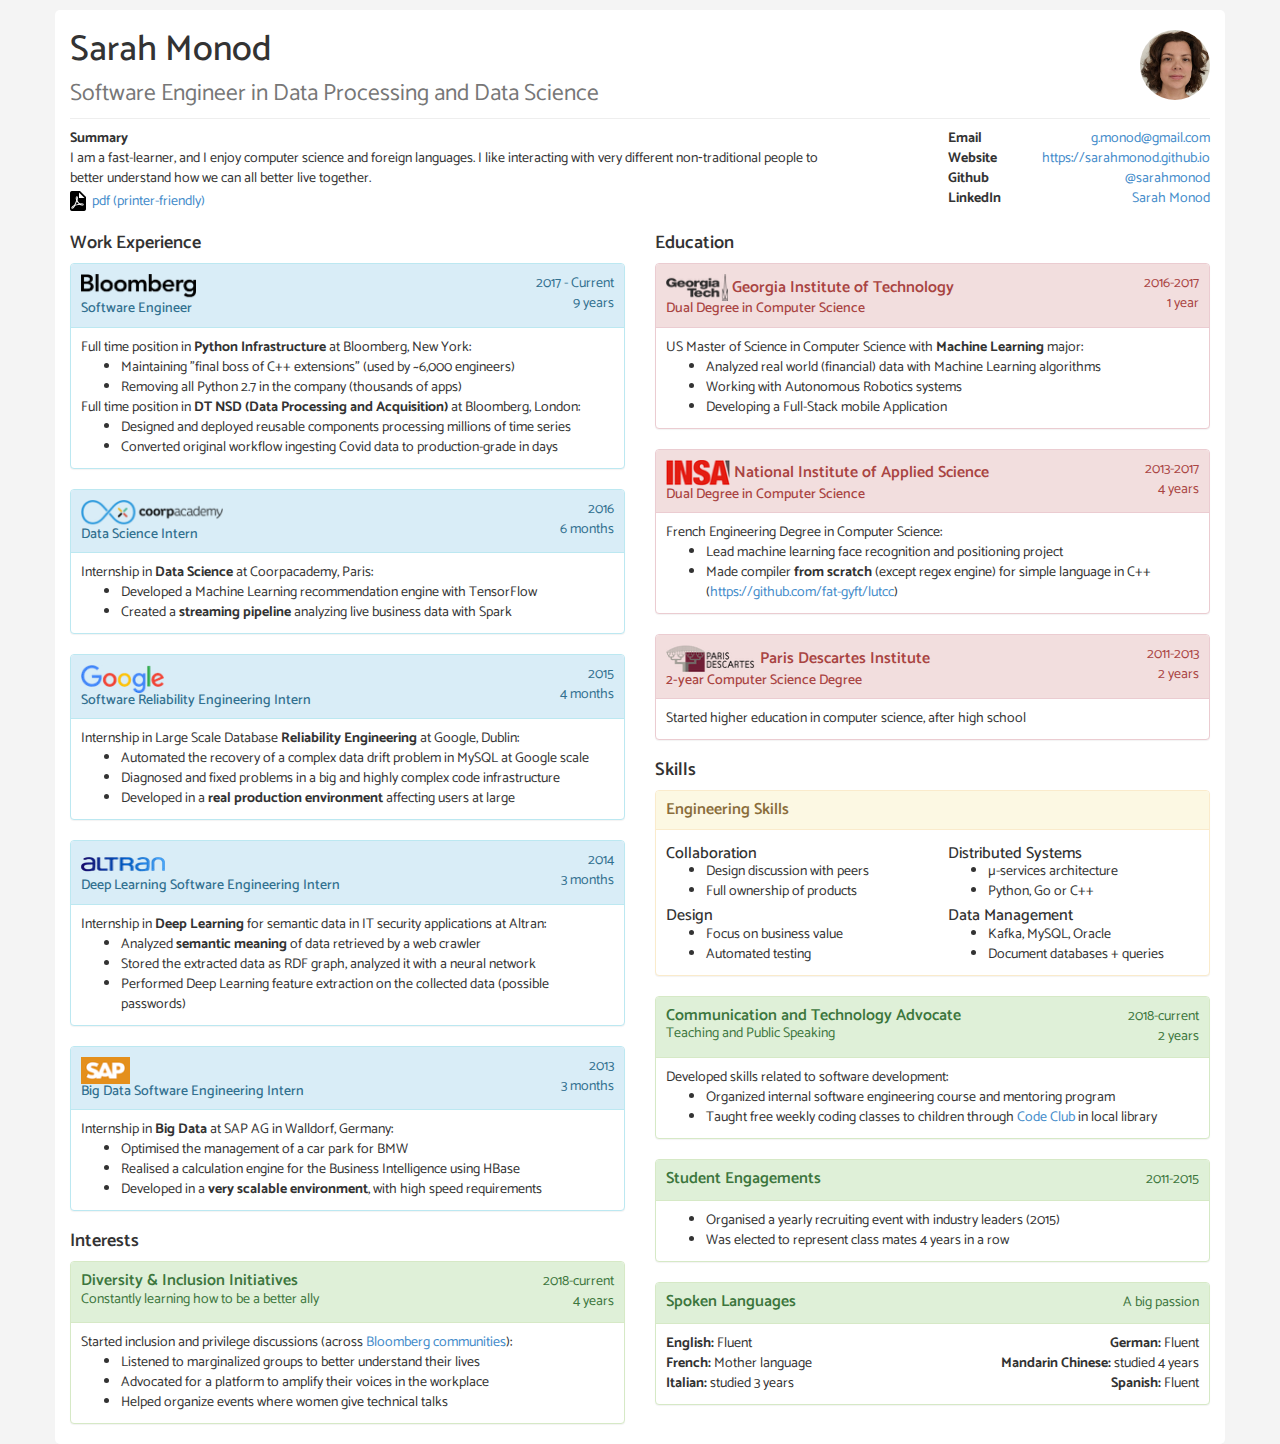
<file: index.html>
<!doctype html>
<html lang="en">
<head>
  <title>Sarah Monod</title>
  <meta http-equiv="content-type" content="text/html; charset=utf-8">
  <meta name="viewport" content="width=device-width, initial-scale=1">
  <link rel="canonical" href="https://sarahmonod.github.io">
  <style>
    /* minified critical CSS from bootstrap */
    html{font-family:sans-serif;-webkit-text-size-adjust:100%;-ms-text-size-adjust:100%}a{background:0 0}strong{font-weight:700}h1{margin:.67em 0;font-size:2em}small{font-size:80%}img{border:0}*{-webkit-box-sizing:border-box;-moz-box-sizing:border-box;box-sizing:border-box}:before,:after{-webkit-box-sizing:border-box;-moz-box-sizing:border-box;box-sizing:border-box}html{font-size:10px}body{font-family:"Helvetica Neue",Helvetica,Arial,sans-serif;font-size:14px;line-height:1.42857143;color:#333;background-color:#fff}a{color:#428bca;text-decoration:none}img{vertical-align:middle}h1,h2,h3,h4{font-family:inherit;font-weight:500;line-height:1.1;color:inherit}h1 small{font-weight:400;line-height:1;color:#777}h1,h2,h3{margin-top:20px;margin-bottom:10px}h1 small{font-size:65%}h4{margin-top:10px;margin-bottom:10px}h1{font-size:36px}h2{font-size:30px}h3{font-size:24px}h4{font-size:18px}p{margin:0 0 10px}small{font-size:85%}.page-header{padding-bottom:9px;margin:40px 0 20px;border-bottom:1px solid #eee}ul{margin-top:0;padding-left:40px}.container{padding-right:15px;padding-left:15px;margin-right:auto;margin-left:auto}@media (min-width:768px){.container{width:750px}}@media (min-width:992px){.container{width:970px}}@media (min-width:1200px){.container{width:1170px}}.row{margin-right:-15px;margin-left:-15px}.col-sm-3,.col-sm-6,.col-sm-9{position:relative;min-height:1px;padding-right:15px;padding-left:15px}@media (min-width:768px){.col-sm-3,.col-sm-6,.col-sm-9{float:left}.col-sm-9{width:75%}.col-sm-6{width:50%}.col-sm-3{width:25%}}.panel{margin-bottom:20px;background-color:#fff;border:1px solid transparent;border-radius:4px;-webkit-box-shadow:0 1px 1px rgba(0,0,0,.05);box-shadow:0 1px 1px rgba(0,0,0,.05)}.panel-body{padding:15px}.panel-heading{padding:10px 15px;border-bottom:1px solid transparent;border-top-left-radius:3px;border-top-right-radius:3px}.panel-title{margin-top:0;margin-bottom:0;font-size:16px;color:inherit}.panel-title>a{color:inherit}.panel-info{border-color:#bce8f1}.panel-info>.panel-heading{color:#31708f;background-color:#d9edf7;border-color:#bce8f1}.panel-warning{border-color:#faebcc}.panel-warning>.panel-heading{color:#8a6d3b;background-color:#fcf8e3;border-color:#faebcc}.panel-danger{border-color:#ebccd1}.panel-danger>.panel-heading{color:#a94442;background-color:#f2dede;border-color:#ebccd1}.container:before,.container:after,.row:before,.row:after,.panel-body:before,.panel-body:after{display:table;content:" "}.container:after,.row:after,.panel-body:after{clear:both}@-ms-viewport{width:device-width}
  </style>
  <script id="loadcss">(function(u,s){!function(e){"use strict";var n=function(n,t,o){var l,r=e.document,i=r.createElement("link");if(t)l=t;else{var a=(r.body||r.getElementsByTagName("head")[0]).childNodes;l=a[a.length-1]}var d=r.styleSheets;i.rel="stylesheet",i.href=n,i.media="only x",l.parentNode.insertBefore(i,t?l:l.nextSibling);var f=function(e){for(var n=i.href,t=d.length;t--;)if(d[t].href===n)return e();setTimeout(function(){f(e)})};return i.onloadcssdefined=f,f(function(){i.media=o||"all"}),i};"undefined"!=typeof module?module.exports=n:e.loadCSS=n}("undefined"!=typeof global?global:this);for(var i in u){loadCSS(u[i],s);}}(['https://fonts.googleapis.com/css?family=Catamaran:200,600','https://maxcdn.bootstrapcdn.com/bootstrap/3.2.0/css/bootstrap.min.css'],document.getElementById("loadcss")));</script>
  <noscript>
    <link href="https://fonts.googleapis.com/css?family=Catamaran:200,600" rel="stylesheet" type="text/css">
    <link rel="stylesheet" href="https://maxcdn.bootstrapcdn.com/bootstrap/3.2.0/css/bootstrap.min.css" media="all">
  </noscript>
  <style>
    /* custom style */
    .row-left-right {
      display: flex;
      justify-content: space-between;
    }
    .cell-left {
      text-align: left;
    }
    .cell-right {
      text-align: right;
    }
    body {
      margin: 0;
      font-family: 'Catamaran', Helvetica, Arial, sans-serif;
      background-color: #f4f4f4;
    }
    .container {
      background-color: #fff;
    }
    @media (min-width: 768px) {
      .container {
        border-radius: 5px;
        margin-top: 10px;
      }
    }
    .lonely {
      background-color: inherit;
    }
    .page-header {
      margin-top: 20px;
      margin-bottom: 10px;
    }
    .unpadded {
      padding-left: 0;
      padding-right: 0;
    }
    .padded {
      padding-left: 15px;
      padding-right: 15px;
    }
    .panel-heading,
    .panel-body {
      padding: 10px;
    }
    ul {
      margin-bottom: 0;
    }
    h2 {
      font-weight: 600;
      font-size: 1.82rem;
    }
    h3 {
      margin: 0;
      font-size: 1.4rem;
    }
    h4 {
      margin: 0;
      margin-top: 5px;
      font-size: 1.6rem;
    }
    .panel-title {
      font-weight: 600;
    }
    p {
      margin-top: 0;
      margin-bottom: 0;
    }
    a {
      color: #428BCA;
      text-decoration: none;
    }
    a:hover, a:focus {
      color: #2A6496;
      text-decoration: underline;
    }
    a:focus {
      outline: thin dotted;
      outline-offset: -2px;
    }
    small {
      color: #777;
      font-weight: 200;
    }
    .xs-right, .sm-right {
      float: right;
      text-align: right;
    }
    @media (max-width: 768px) {
      .sm-right {
        float: inherit;
        text-align: inherit;
      }
    }
    .logo {
      height: 2.72rem;
    }
    .me {
      float: right;
      height: 7rem;
      border-radius: 50%;
    }
    @media print {
    @page {
      margin: 1cm;
      margin-top: .5cm;
      margin-bottom: .5cm;
      size: letter portrait;
    }
    body {
      font-size: .48cm;
      background-color: white;
    }
    .big-col {
      padding: 5px;
    }
    ul {
      padding-left: 2rem;
    }
    .page-header {
      font-size: 2.8rem;
    }
    .page-header > small {
      position: absolute;
      top: 26px;
      right: 20px;
    }
    h2 {
      margin-top: 10px;
      font-size: 2.8rem;
    }
    h3, h3.panel-title {
      font-size: 2.2rem;
    }
    h4 {
      font-size: 2.2rem;
    }
    .panel {
      margin-bottom: 10px;
    }
    .panel-info, .panel-info > .panel-heading {
      border-color: #4C72B0;
    }
    .panel-success, .panel-success > .panel-heading {
      border-color: #466c27;
    }
    .panel-danger, .panel-danger > .panel-heading {
      border-color: #C44E52;
    }
    .panel-warning, .panel-warning > .panel-heading {
      border-color: #E87300;
    }
    .panel-default, .panel-default > .panel-heading {
      border-color: #606060;
    }
    /*B&W*
    .panel-info, .panel-info > .panel-heading,
    .panel-success, .panel-success > .panel-heading,
    .panel-danger, .panel-danger > .panel-heading,
    .panel-warning, .panel-warning > .panel-heading,
    .panel-default, .panel-default > .panel-heading {
      border-color: black;
    }
    *End of B&W*/
    .no-print {
      display: none !important;
    }
    .container {
      margin: 0;
    }
    a:link:after, a:visited:after {
      content: "";
    }
    .hidden-sm {
      display: inline !important;
    }
    }
  </style>
  <script type="text/javascript">
    window.addEventListener("DOMContentLoaded", () => {
      const duration = (new Date()).getFullYear() - 2017;
      document.getElementById("nb-years").textContent = duration;
    });
  </script>
</head>
<body>
  <div class="container">
    <div>
      <img src="/img/me.jpg" alt="Sarah Monod" class="me no-print">
      <h1 class="page-header">Sarah Monod<br><small>Software Engineer in Data Processing and Data Science</small></h1>
    </div>
    <div class="row">
      <div class="big-col col-sm-8">
        <strong>Summary</strong>
        <p>
          I am a fast-learner, and I enjoy computer science and foreign languages. I like interacting with
          very different non&#8209;traditional people to better understand how we can all better live together.
        </p>
        <a class="no-print" href="sarahmonod.pdf"><img src="/img/file-pdf.png" alt="pdf icon">&nbsp;pdf (printer-friendly)</a>
      </div>
      <div class="big-col col-sm-1">
      </div>
      <div class="big-col col-sm-3">
        <div class="row-left-right">
          <div class="cell-left"><strong>Email</strong></div>
          <div class="cell-right"><a href="mailto:g.monod@gmail.com">g.monod@gmail.com</a></div>
        </div>
        <div class="row-left-right">
          <div class="cell-left"><strong>Website</strong></div>
          <div class="cell-right"><a href="https://sarahmonod.github.io"><span class="hidden-sm">https://</span>sarahmonod.github.io</a></div>
        </div>
        <div class="row-left-right no-print">
          <div class="cell-left"><strong>Github</strong></div>
          <div class="cell-right"><a href="https://github.com/sarahmonod">@sarahmonod</a></div>
        </div>
        <div class="row-left-right">
          <div class="cell-left"><strong>LinkedIn</strong></div>
          <div class="cell-right"><a href="https://linkedin.com/in/sarahmonod/en">Sarah Monod</a></div>
        </div>
      </div>
    </div>
    <div class="row">
      <div class="big-col col-sm-6">
        <h2>Work Experience</h2>
        <div class="panel panel-info">
          <div class="panel-heading">
            <div class="row">
              <div class="col-sm-9">
                <h3 class="panel-title">
                  <a href="https://bloomberg.com">
                    <img class="logo" src="/img/bloomberg.png" alt="Bloomberg">
                  </a>
                </h3>
                <h3>Software Engineer</h3>
              </div>
              <div class="col-sm-3 sm-right">
                <p>2017 - Current</p>
                <p><span id="nb-years"></span> years</p>
              </div>
            </div>
          </div>
          <div class="panel-body">
            Full time position in <strong>Python Infrastructure</strong> at Bloomberg, New York:
            <ul>
              <li>Maintaining "final boss of C++ extensions" (used by ~6,000 engineers)
              <li>Removing all Python 2.7 in the company (thousands of apps)
            </ul>
            Full time position in <strong>DT NSD (Data Processing and Acquisition)</strong> at Bloomberg, London:
            <ul>
              <li>Designed and deployed reusable components processing millions of time series
              <li>Converted original workflow ingesting Covid data to production-grade in days
            </ul>
          </div>
        </div>
        <div class="panel panel-info">
          <div class="panel-heading">
            <div class="row">
              <div class="col-sm-9">
                <h3 class="panel-title">
                  <a href="https://coorpacademy.com">
                    <img class="logo" src="/img/coorpacademy.png" alt="Coorpacademy">
                  </a>
                </h3>
                <h3>Data Science Intern</h3>
              </div>
              <div class="col-sm-3 sm-right">
                <p>2016</p>
                <p>6 months</p>
              </div>
            </div>
          </div>
          <div class="panel-body">
            Internship in <strong>Data Science</strong> at Coorpacademy, Paris:
            <ul>
              <li>Developed a Machine Learning recommendation engine with TensorFlow
              <li>Created a <strong>streaming pipeline</strong> analyzing live business data with Spark
            </ul>
          </div>
        </div>
        <div class="panel panel-info">
          <div class="panel-heading">
            <div class="row">
              <div class="col-sm-9">
                <h3 class="panel-title">
                  <a href="https://google.com">
                    <img class="logo" src="/img/google.png" alt="Google">
                  </a>
                </h3>
                <h3>Software Reliability Engineering Intern</h3>
              </div>
              <div class="col-sm-3 sm-right">
                <p>2015</p>
                <p>4 months</p>
              </div>
            </div>
          </div>
          <div class="panel-body">
            Internship in Large Scale Database <strong>Reliability Engineering</strong> at Google, Dublin:
            <ul>
              <li>Automated the recovery of a complex data drift problem in MySQL at Google scale
              <li>Diagnosed and fixed problems in a big and highly complex code infrastructure
              <li>Developed in a <strong>real production environment</strong> affecting users at large
            </ul>
          </div>
        </div>
        <div class="panel panel-info">
          <div class="panel-heading">
            <div class="row">
              <div class="col-sm-9">
                <h3 class="panel-title">
                  <a href="https://altran.com">
                    <img class="logo" src="/img/altran.png" alt="Altran">
                  </a>
                </h3>
                <h3>Deep Learning Software Engineering Intern</h3>
              </div>
              <div class="col-sm-3 sm-right">
                <p>2014</p>
                <p>3 months</p>
              </div>
            </div>
          </div>
          <div class="panel-body">
            Internship in <strong>Deep Learning</strong> for semantic data in IT security applications at Altran:
            <ul>
              <li>Analyzed <strong>semantic meaning</strong> of data retrieved by a web crawler
              <li>Stored the extracted data as RDF graph, analyzed it with a neural network
              <li>Performed Deep Learning feature extraction on the collected data (possible passwords)
            </ul>
          </div>
        </div>
        <div class="panel panel-info no-print">
          <div class="panel-heading">
            <div class="row">
              <div class="col-sm-9">
                <h3 class="panel-title">
                  <a href="https://sap.com">
                    <img class="logo" src="/img/sap.png" alt="SAP">
                  </a>
                </h3>
                <h3>Big Data Software Engineering Intern</h3>
              </div>
              <div class="col-sm-3 sm-right">
                <p>2013</p>
                <p>3 months</p>
              </div>
            </div>
          </div>
          <div class="panel-body">
            Internship in <strong>Big Data</strong> at SAP AG in Walldorf, Germany:
            <ul>
              <li>Optimised the management of a car park for BMW
              <li>Realised a calculation engine for the Business Intelligence using HBase
              <li>Developed in a <strong>very scalable environment</strong>, with high speed requirements
            </ul>
          </div>
        </div>
        <h2>Interests</h2>
        <div class="panel panel-success">
          <div class="panel-heading">
            <div class="row">
              <div class="col-sm-9">
                <h3 class="panel-title">Diversity &amp; Inclusion Initiatives</h3>
                Constantly learning how to be a better ally
              </div>
              <div class="col-sm-3 sm-right">
                <p>2018-current</p>
                <p>4 years</p>
              </div>
            </div>
          </div>
          <div class="panel-body">
            Started inclusion and privilege discussions (across
              <a href="https://www.bloomberg.com/diversity-inclusion/communities/">Bloomberg communities</a>):
            <ul>
              <li>Listened to marginalized groups to better understand their lives
              <li>Advocated for a platform to amplify their voices in the workplace
              <li>Helped organize events where women give technical talks
            </ul>
          </div>
        </div>
      </div>
      <div class="big-col col-sm-6">
        <h2>Education</h2>
        <div class="panel panel-danger">
          <div class="panel-heading">
            <div class="row">
              <div class="col-sm-9">
                <h3 class="panel-title">
                  <a href="https://gatech.edu">
                    <img class="logo" src="/img/gatech.png" alt="Georgia Tech:">
                    Georgia Institute of Technology
                  </a>
                </h3>
                <h3>Dual Degree in Computer Science</h3>
              </div>
              <div class="col-sm-3 sm-right">
                <p>2016-2017</p>
                <p>1 year</p>
              </div>
            </div>
          </div>
          <div class="panel-body">
            US Master of Science in Computer Science with <strong>Machine Learning</strong> major:
            <ul>
              <li>Analyzed real world (financial) data with Machine Learning algorithms
              <li>Working with Autonomous Robotics systems
              <li>Developing a Full-Stack mobile Application
            </ul>
          </div>
        </div>
        <div class="panel panel-danger">
          <div class="panel-heading">
            <div class="row padded">
              <div class="col-sm-9 unpadded">
                <h3 class="panel-title">
                  <a href="https://www.insa-lyon.fr/en">
                    <img src="/img/insa.png" class="logo" alt="INSA:">
                    National Institute of Applied Science
                  </a>
                </h3>
                <h3>Dual Degree in Computer Science</h3>
              </div>
              <div class="col-sm-3 unpadded sm-right">
                <p>2013-2017</p>
                <p>4 years</p>
              </div>
            </div>
          </div>
          <div class="panel-body">
            French Engineering Degree in Computer Science:
            <ul>
              <li>Lead machine learning face recognition and positioning project
              <li>Made compiler <strong>from scratch</strong> (except regex engine) for simple language in C++ (<a href="https://github.com/fat-gyft/lutcc">https://github.com/fat-gyft/lutcc</a>)
            </ul>
          </div>
        </div>
        <div class="panel panel-danger">
          <div class="panel-heading">
            <div class="row">
              <div class="col-sm-9">
                <h3 class="panel-title">
                  <a href="https://www.univ-paris5.fr/eng">
                    <img class="logo" src="/img/parisdescartes.png" alt="Paris Descartes:">
                    Paris Descartes Institute
                  </a>
                </h3>
                <h3>2-year Computer Science Degree</h3>
              </div>
              <div class="col-sm-3 sm-right">
                <p>2011-2013</p>
                <p>2 years</p>
              </div>
            </div>
          </div>
          <div class="panel-body">
            Started higher education in computer science, after high school
          </div>
        </div>
        <h2>Skills</h2>
        <div class="panel panel-warning">
          <div class="panel-heading">
            <h3 class="panel-title">Engineering Skills</h3>
          </div>
          <div class="panel-body">
            <div class="row">
              <div class="col-sm-6">
                <h4>Collaboration</h4>
                <ul>
                  <li>Design discussion with peers
                  <li>Full ownership of products
                </ul>
                <h4>Design</h4>
                <ul>
                  <li>Focus on business value
                  <li>Automated testing
                </ul>
              </div>
              <div class="col-sm-6">
                <h4>Distributed Systems</h4>
                <ul>
                  <li>µ-services architecture
                  <li>Python, Go or C++
                </ul>
                <h4>Data Management</h4>
                <ul>
                  <li>Kafka, MySQL, Oracle
                  <li>Document databases + queries
                </ul>
              </div>
            </div>
          </div>
        </div>
        <div class="panel panel-success">
          <div class="panel-heading">
            <div class="row">
              <div class="col-sm-9">
                <h3 class="panel-title">Communication and Technology Advocate</h3>
                Teaching and Public Speaking
              </div>
              <div class="col-sm-3 sm-right">
                <p>2018-current</p>
                <p>2 years</p>
              </div>
            </div>
          </div>
          <div class="panel-body">
            Developed skills related to software development:
            <ul>
              <li>Organized internal software engineering course and mentoring program
              <li>Taught free weekly coding classes to children through <a href="https://codeclub.org/en">Code Club</a> in local library
            </ul>
          </div>
        </div>
        <div class="panel panel-success no-print">
          <div class="panel-heading">
            <div class="row">
              <div class="col-sm-9">
                <h3 class="panel-title">Student Engagements</h3>
              </div>
              <div class="col-sm-3 sm-right">
                <p>2011-2015</p>
              </div>
            </div>
          </div>
          <div class="panel-body">
            <ul>
              <li>Organised a yearly recruiting event with industry leaders (2015)
              <li>Was elected to represent class mates 4 years in a row
            </ul>
          </div>
        </div>
        <div class="panel panel-success">
          <div class="panel-heading">
            <div class="row">
              <div class="col-sm-9">
                <h3 class="panel-title">Spoken Languages</h3>
              </div>
              <div class="col-sm-3 sm-right">
                <p>A big passion</p>
              </div>
            </div>
          </div>
          <div class="panel-body">
            <div class="row padded">
              <p class="col-sm-9 unpadded"><strong>English:&nbsp;</strong>Fluent</p>
              <p class="col-sm-3 unpadded sm-right"><strong>German:&nbsp;</strong>Fluent</p>
            </div>
            <div class="row padded">
              <p class="col-sm-6 unpadded"><strong>French: </strong>Mother language</p>
              <p class="col-sm-6 unpadded sm-right"><strong><span class="hidden-sm">Mandarin</span> Chinese: </strong>studied 4 years</p>
            </div>
            <div class="row padded">
              <p class="col-sm-6 unpadded"><strong>Italian: </strong>studied 3 years</p>
              <p class="col-sm-6 unpadded sm-right"><strong>Spanish: </strong>Fluent</p>
            </div>
          </div>
        </div>
      </div>
    </div>
  </div>
</body>
</html>
</file>
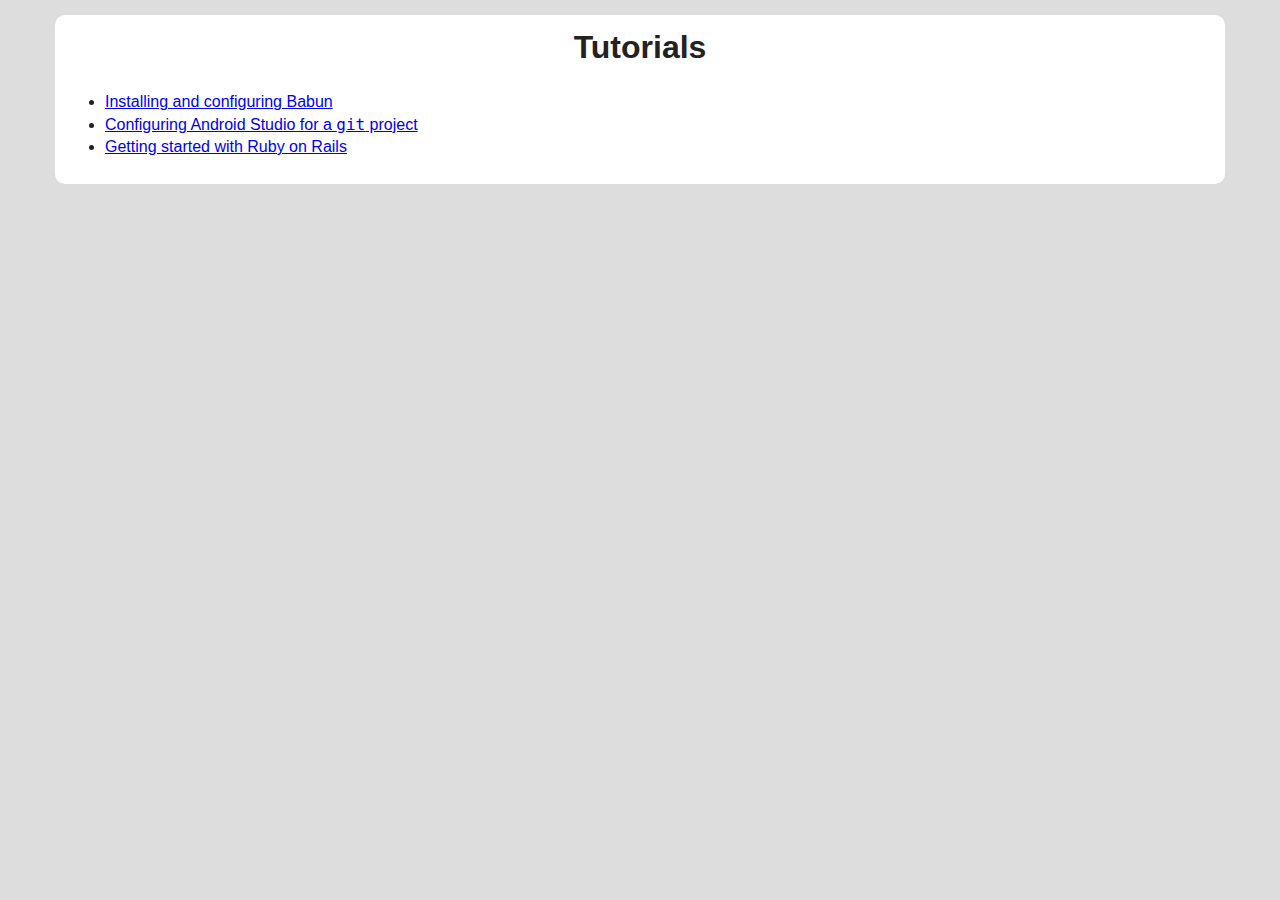
<file: tutorials/index.html>
<!doctype html>
<html lang="en">
    <head>
        <meta charset="utf-8">
        <meta http-equiv="x-ua-compatible" content="ie=edge">
        <title>Tutorials</title>
        <meta name="description" content="A list of tutorials">
        <meta name="viewport" content="width=device-width, initial-scale=1">

        <link rel="stylesheet" href="/css/normalize.css">
        <link rel="stylesheet" href="/css/main.css">
    </head>
    <body>
        <div class="container">
            <div class="page">
                <!--[if lt IE 8]>
                    <p class="browserupgrade">You are using an <strong>outdated</strong> browser. Please <a href="http://browsehappy.com/">upgrade your browser</a> to improve your experience.</p>
                <![endif]-->
                <h1>Tutorials</h1>
                <ul>
                    <li><a href="babun.html">Installing and configuring Babun</a>
                    <li><a href="android-studio-git.html">Configuring Android Studio for a <code>git</code> project</a>
                    <li><a href="http://guides.rubyonrails.org/getting_started.html">Getting started with Ruby on Rails</a>
                </ul>
              </div>
        </div>
    </body>
</html>
</file>
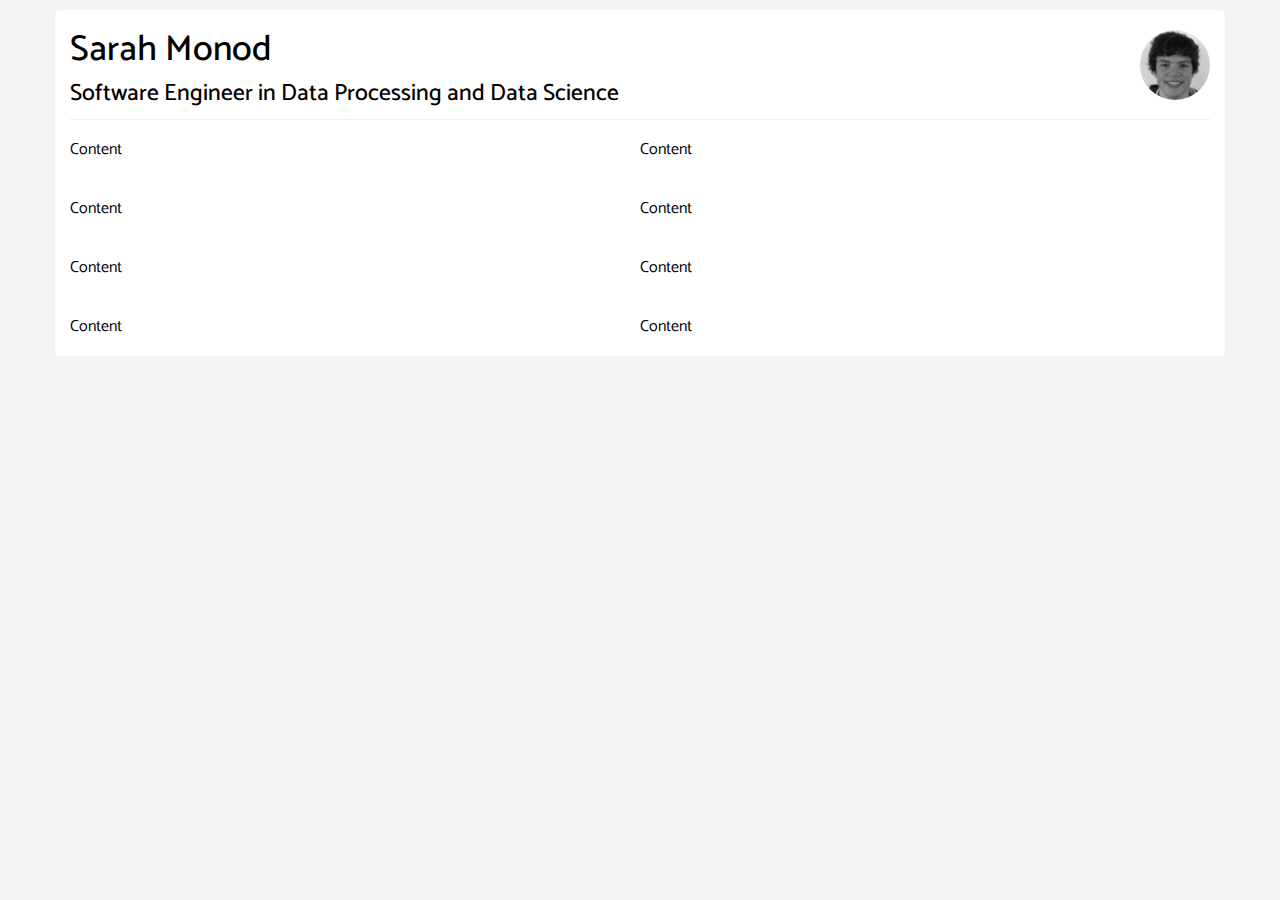
<file: flex.html>
<!DOCTYPE html>
<html>
<head>
  <style>
    .app {
      background-color: #f4f4f4;
      display: flex;
      font-family: 'Catamaran', Helvetica, Arial, sans-serif;
      justify-content: space-around;
      margin: 0;
    }
    h1, h2, h3 {
      font-weight: 500;
    }
    .page {
      background-color: white;
      border-radius: 5px;
      margin: 10px 0;
      padding-left: 15px;
      padding-right: 15px;
      width: 1140px;
    }
    .header {
      align-items: center;
      display: flex;
      justify-content: space-between;
    }
    .name {
      font-size: 36px;
      line-height: 1.1;
      margin: 20px 0 10px;
    }
    .job-title {
      font-size: 65%;
      line-height: 1;
    }
    .face {
      border-radius: 50%;
      height: 70px;
    }
    .line {
      border: none;
      border-bottom: 1px solid #eee;
      margin: 0;
    }
    .columns {
      display: flex;
    }
    .column {
      display: flex;
      flex-direction: column;
      width: 50%;
    }
  </style>
  <!-- Load font -->
  <script id="loadcss">(function(u,s){!function(e){"use strict";var n=function(n,t,o){var l,r=e.document,i=r.createElement("link");if(t)l=t;else{var a=(r.body||r.getElementsByTagName("head")[0]).childNodes;l=a[a.length-1]}var d=r.styleSheets;i.rel="stylesheet",i.href=n,i.media="only x",l.parentNode.insertBefore(i,t?l:l.nextSibling);var f=function(e){for(var n=i.href,t=d.length;t-=1;)if(d[t].href===n)return e();setTimeout(function(){f(e)})};return i.onloadcssdefined=f,f(function(){i.media=o||"all"}),i};"undefined"!=typeof module?module.exports=n:e.loadCSS=n}("undefined"!=typeof global?global:this);for(var i in u){loadCSS(u[i],s);}}(['https://fonts.googleapis.com/css?family=Catamaran:200,600'],document.getElementById("loadcss")));</script>
  <!-- -->
</head>
<body class="app">
  <div class="page">
    <header class="header">
      <h1 class="name">Sarah Monod<br><small class="job-title">Software Engineer in Data Processing and Data Science</small></h1>
      <img src="/img/me.png" alt="Face" class="face no-print">
    </header>
    <hr class="line">
    <div class="columns">
      <div class="column">
        <div class="panel"><p>Content</p></div>
        <div class="panel"><p>Content</p></div>
        <div class="panel"><p>Content</p></div>
        <div class="panel"><p>Content</p></div>
      </div>
      <div class="column">
        <div class="panel"><p>Content</p></div>
        <div class="panel"><p>Content</p></div>
        <div class="panel"><p>Content</p></div>
        <div class="panel"><p>Content</p></div>
      </div>
    </div>
  </div>
</body>
</html>
</file>
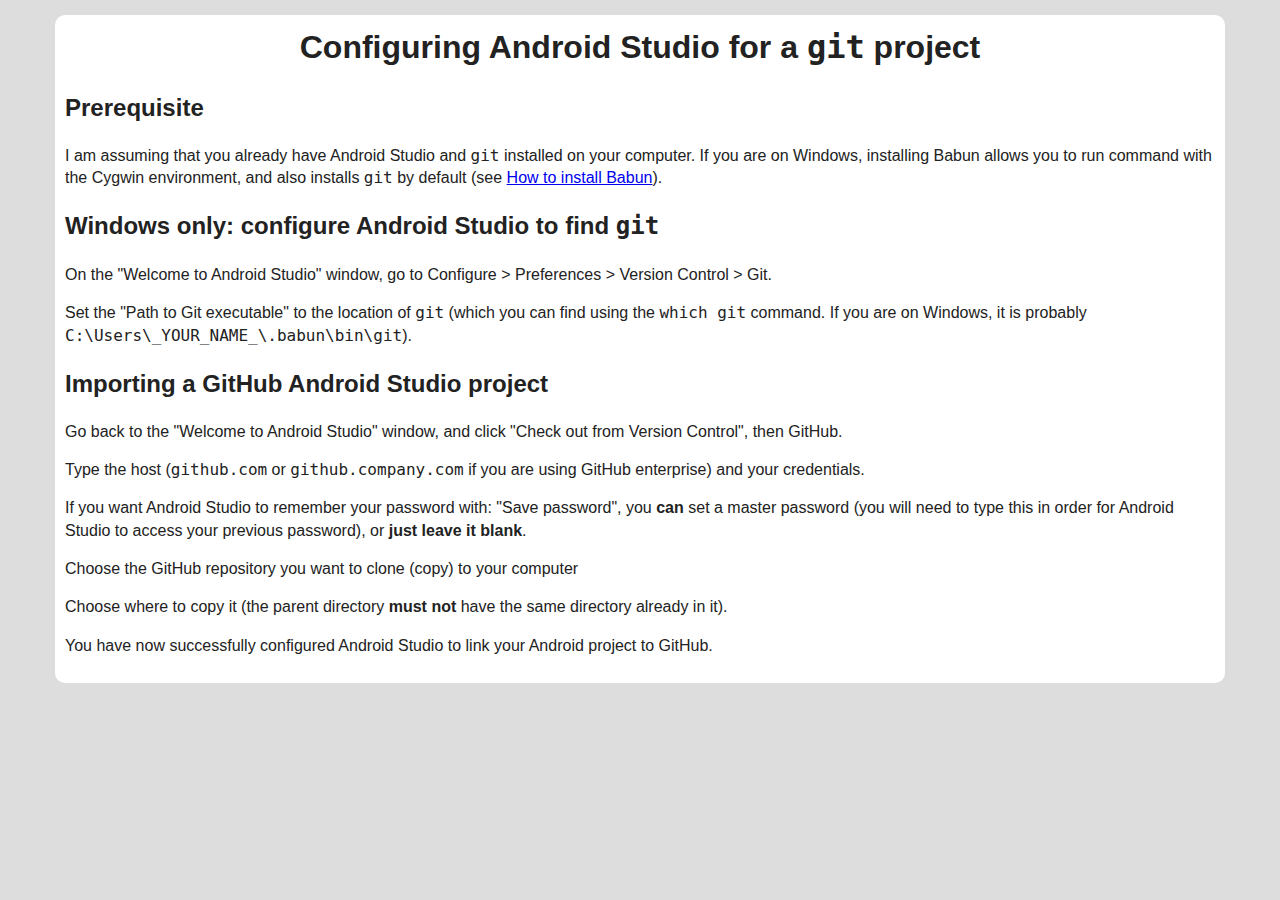
<file: tutorials/android-studio-git.html>
<!doctype html>
<html lang="en">
    <head>
        <meta charset="utf-8">
        <meta http-equiv="x-ua-compatible" content="ie=edge">
        <title>Installing and configuring Babun</title>
        <meta name="description" content="Configuring Android Studio for a <code>git</code> project">
        <meta name="viewport" content="width=device-width, initial-scale=1">

        <link rel="stylesheet" href="/css/normalize.css">
        <link rel="stylesheet" href="/css/main.css">
    </head>
    <body>
        <div class="container">
            <div class="page">
                <!--[if lt IE 8]>
                    <p class="browserupgrade">You are using an <strong>outdated</strong> browser. Please <a href="http://browsehappy.com/">upgrade your browser</a> to improve your experience.</p>
                <![endif]-->
                <h1>Configuring Android Studio for a <code>git</code> project</h1>
                <h2>Prerequisite</h2>
                <p>I am assuming that you already have Android Studio and <code>git</code> installed on your computer. If you are on Windows, installing Babun allows you to run command with the Cygwin environment, and also installs <code>git</code> by default (see <a href="babun.html">How to install Babun</a>).</p>
                <h2>Windows only: configure Android Studio to find <code>git</code></h2>
                <p>On the "Welcome to Android Studio" window, go to Configure &gt; Preferences &gt; Version Control &gt; Git.</p>
                <p>Set the "Path to Git executable" to the location of <code>git</code> (which you can find using the <code>which git</code> command. If you are on Windows, it is probably <code>C:\Users\_YOUR_NAME_\.babun\bin\git</code>).</p>
                <h2>Importing a GitHub Android Studio project</h2>
                <p>Go back to the "Welcome to Android Studio" window, and click "Check out from Version Control", then GitHub.</p>
                <p>Type the host (<code>github.com</code> or <code>github.company.com</code> if you are using GitHub enterprise) and your credentials.</p>
                <p>If you want Android Studio to remember your password with: "Save password", you <strong>can</strong> set a master password (you will need to type this in order for Android Studio to access your previous password), or <strong>just leave it blank</strong>.</p>
                <p>Choose the GitHub repository you want to clone (copy) to your computer</p>
                <p>Choose where to copy it (the parent directory <strong>must not</strong> have the same directory already in it).</p>
                <p>You have now successfully configured Android Studio to link your Android project to GitHub.</p>
              </div>
          </div>
    </body>
</html>
</file>
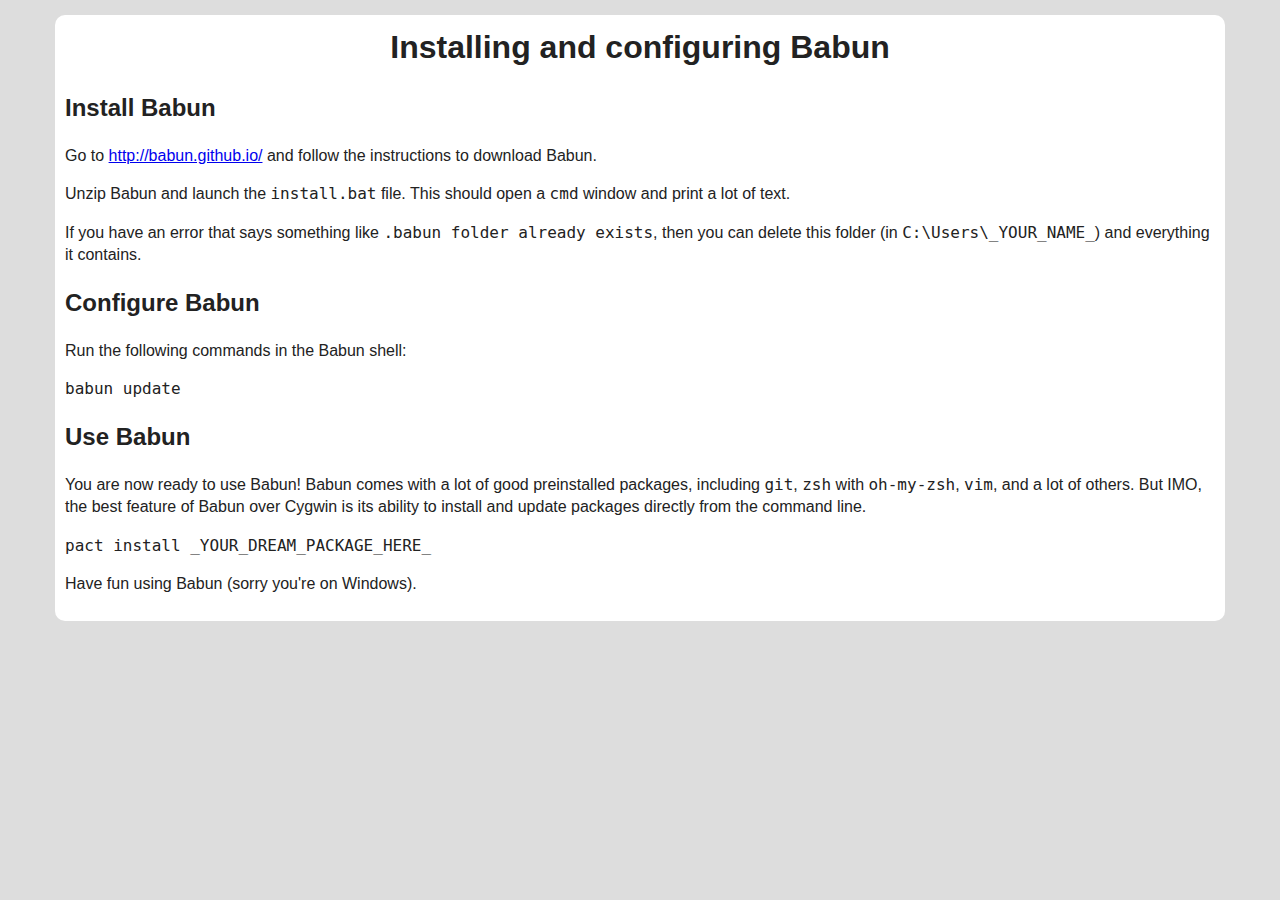
<file: tutorials/babun.html>
<!doctype html>
<html lang="en">
    <head>
        <meta charset="utf-8">
        <meta http-equiv="x-ua-compatible" content="ie=edge">
        <title>Installing and configuring Babun</title>
        <meta name="description" content="How to use Babun from http://babun.github.io/">
        <meta name="viewport" content="width=device-width, initial-scale=1">

        <link rel="stylesheet" href="/css/normalize.css">
        <link rel="stylesheet" href="/css/main.css">
    </head>
    <body>
        <div class="container">
            <div class="page">
                <!--[if lt IE 8]>
                    <p class="browserupgrade">You are using an <strong>outdated</strong> browser. Please <a href="http://browsehappy.com/">upgrade your browser</a> to improve your experience.</p>
                <![endif]-->
                <h1>Installing and configuring Babun</h1>
                <h2>Install Babun</h2>
                <p>Go to <a href="http://babun.github.io/">http://babun.github.io/</a> and follow the instructions to download Babun.</p>
                <p>Unzip Babun and launch the <code>install.bat</code> file. This should open a <code>cmd</code> window and print a lot of text.</p>
                <p>If you have an error that says something like <code>.babun folder already exists</code>, then you can delete this folder (in <code>C:\Users\_YOUR_NAME_</code>) and everything it contains.</p>
                <h2>Configure Babun</h3>
                <p>Run the following commands in the Babun shell:</p>
                <pre><code>babun update</code></pre>
                <h2>Use Babun</h2>
                <p>You are now ready to use Babun! Babun comes with a lot of good preinstalled packages, including <code>git</code>, <code>zsh</code> with <code>oh-my-zsh</code>, <code>vim</code>, and a lot of others. But IMO, the best feature of Babun over Cygwin is its ability to install and update packages directly from the command line.</p>
                <pre><code>pact install _YOUR_DREAM_PACKAGE_HERE_</code></pre>
                <p>Have fun using Babun (sorry you're on Windows).</p>
              </div>
          </div>
    </body>
</html>
</file>
<file: css/main.css>
/*! HTML5 Boilerplate v5.3.0 | MIT License | https://html5boilerplate.com/ */

/*
 * What follows is the result of much research on cross-browser styling.
 * Credit left inline and big thanks to Nicolas Gallagher, Jonathan Neal,
 * Kroc Camen, and the H5BP dev community and team.
 */

/* ==========================================================================
   Base styles: opinionated defaults
   ========================================================================== */

html {
    color: #222;
    font-size: 1em;
    line-height: 1.4;
}

/*
 * Remove text-shadow in selection highlight:
 * https://twitter.com/miketaylr/status/12228805301
 *
 * These selection rule sets have to be separate.
 * Customize the background color to match your design.
 */

::-moz-selection {
    background: #b3d4fc;
    text-shadow: none;
}

::selection {
    background: #b3d4fc;
    text-shadow: none;
}

/*
 * A better looking default horizontal rule
 */

hr {
    display: block;
    height: 1px;
    border: 0;
    border-top: 1px solid #ccc;
    margin: 1em 0;
    padding: 0;
}

/*
 * Remove the gap between audio, canvas, iframes,
 * images, videos and the bottom of their containers:
 * https://github.com/h5bp/html5-boilerplate/issues/440
 */

audio,
canvas,
iframe,
img,
svg,
video {
    vertical-align: middle;
}

/*
 * Remove default fieldset styles.
 */

fieldset {
    border: 0;
    margin: 0;
    padding: 0;
}

/*
 * Allow only vertical resizing of textareas.
 */

textarea {
    resize: vertical;
}

/* ==========================================================================
   Browser Upgrade Prompt
   ========================================================================== */

.browserupgrade {
    margin: 0.2em 0;
    background: #e06c71;
    color: #000;
    padding: 0.2em 0;
}

/* ==========================================================================
   Author's custom styles
   ========================================================================== */

body {
  background-color: #ddd;
}

h1 {
  margin-top: 0;
  text-align: center;
}

.page {
  background-color: #fff;
  padding: 10px;
}

.container {
  margin-left: auto;
  margin-right: auto;
}

.container::after {
  overflow: auto;
}

@media screen and (min-width: 768px) {

.page {
  border-radius: 10px;
}

.container {
  padding: 15px;
  max-width: 750px;
}

}

@media screen and (min-width: 1200px) {

.container {
  max-width: 1170px;
}

}














/* ==========================================================================
   Helper classes
   ========================================================================== */

/*
 * Hide visually and from screen readers
 */

.hidden {
    display: none !important;
}

/*
 * Hide only visually, but have it available for screen readers:
 * http://snook.ca/archives/html_and_css/hiding-content-for-accessibility
 */

.visuallyhidden {
    border: 0;
    clip: rect(0 0 0 0);
    height: 1px;
    margin: -1px;
    overflow: hidden;
    padding: 0;
    position: absolute;
    width: 1px;
}

/*
 * Extends the .visuallyhidden class to allow the element
 * to be focusable when navigated to via the keyboard:
 * https://www.drupal.org/node/897638
 */

.visuallyhidden.focusable:active,
.visuallyhidden.focusable:focus {
    clip: auto;
    height: auto;
    margin: 0;
    overflow: visible;
    position: static;
    width: auto;
}

/*
 * Hide visually and from screen readers, but maintain layout
 */

.invisible {
    visibility: hidden;
}

/*
 * Clearfix: contain floats
 *
 * For modern browsers
 * 1. The space content is one way to avoid an Opera bug when the
 *    `contenteditable` attribute is included anywhere else in the document.
 *    Otherwise it causes space to appear at the top and bottom of elements
 *    that receive the `clearfix` class.
 * 2. The use of `table` rather than `block` is only necessary if using
 *    `:before` to contain the top-margins of child elements.
 */

.clearfix:before,
.clearfix:after {
    content: " "; /* 1 */
    display: table; /* 2 */
}

.clearfix:after {
    clear: both;
}

/* ==========================================================================
   EXAMPLE Media Queries for Responsive Design.
   These examples override the primary ('mobile first') styles.
   Modify as content requires.
   ========================================================================== */

@media only screen and (min-width: 35em) {
    /* Style adjustments for viewports that meet the condition */
}

@media print,
       (-webkit-min-device-pixel-ratio: 1.25),
       (min-resolution: 1.25dppx),
       (min-resolution: 120dpi) {
    /* Style adjustments for high resolution devices */
}

/* ==========================================================================
   Print styles.
   Inlined to avoid the additional HTTP request:
   http://www.phpied.com/delay-loading-your-print-css/
   ========================================================================== */

@media print {
    *,
    *:before,
    *:after,
    *:first-letter,
    *:first-line {
        background: transparent !important;
        color: #000 !important; /* Black prints faster:
                                   http://www.sanbeiji.com/archives/953 */
        box-shadow: none !important;
        text-shadow: none !important;
    }

    a,
    a:visited {
        text-decoration: underline;
    }

    a[href]:after {
        content: " (" attr(href) ")";
    }

    abbr[title]:after {
        content: " (" attr(title) ")";
    }

    /*
     * Don't show links that are fragment identifiers,
     * or use the `javascript:` pseudo protocol
     */

    a[href^="#"]:after,
    a[href^="javascript:"]:after {
        content: "";
    }

    pre,
    blockquote {
        border: 1px solid #999;
        page-break-inside: avoid;
    }

    /*
     * Printing Tables:
     * http://css-discuss.incutio.com/wiki/Printing_Tables
     */

    thead {
        display: table-header-group;
    }

    tr,
    img {
        page-break-inside: avoid;
    }

    img {
        max-width: 100% !important;
    }

    p,
    h2,
    h3 {
        orphans: 3;
        widows: 3;
    }

    h2,
    h3 {
        page-break-after: avoid;
    }
}
</file>
